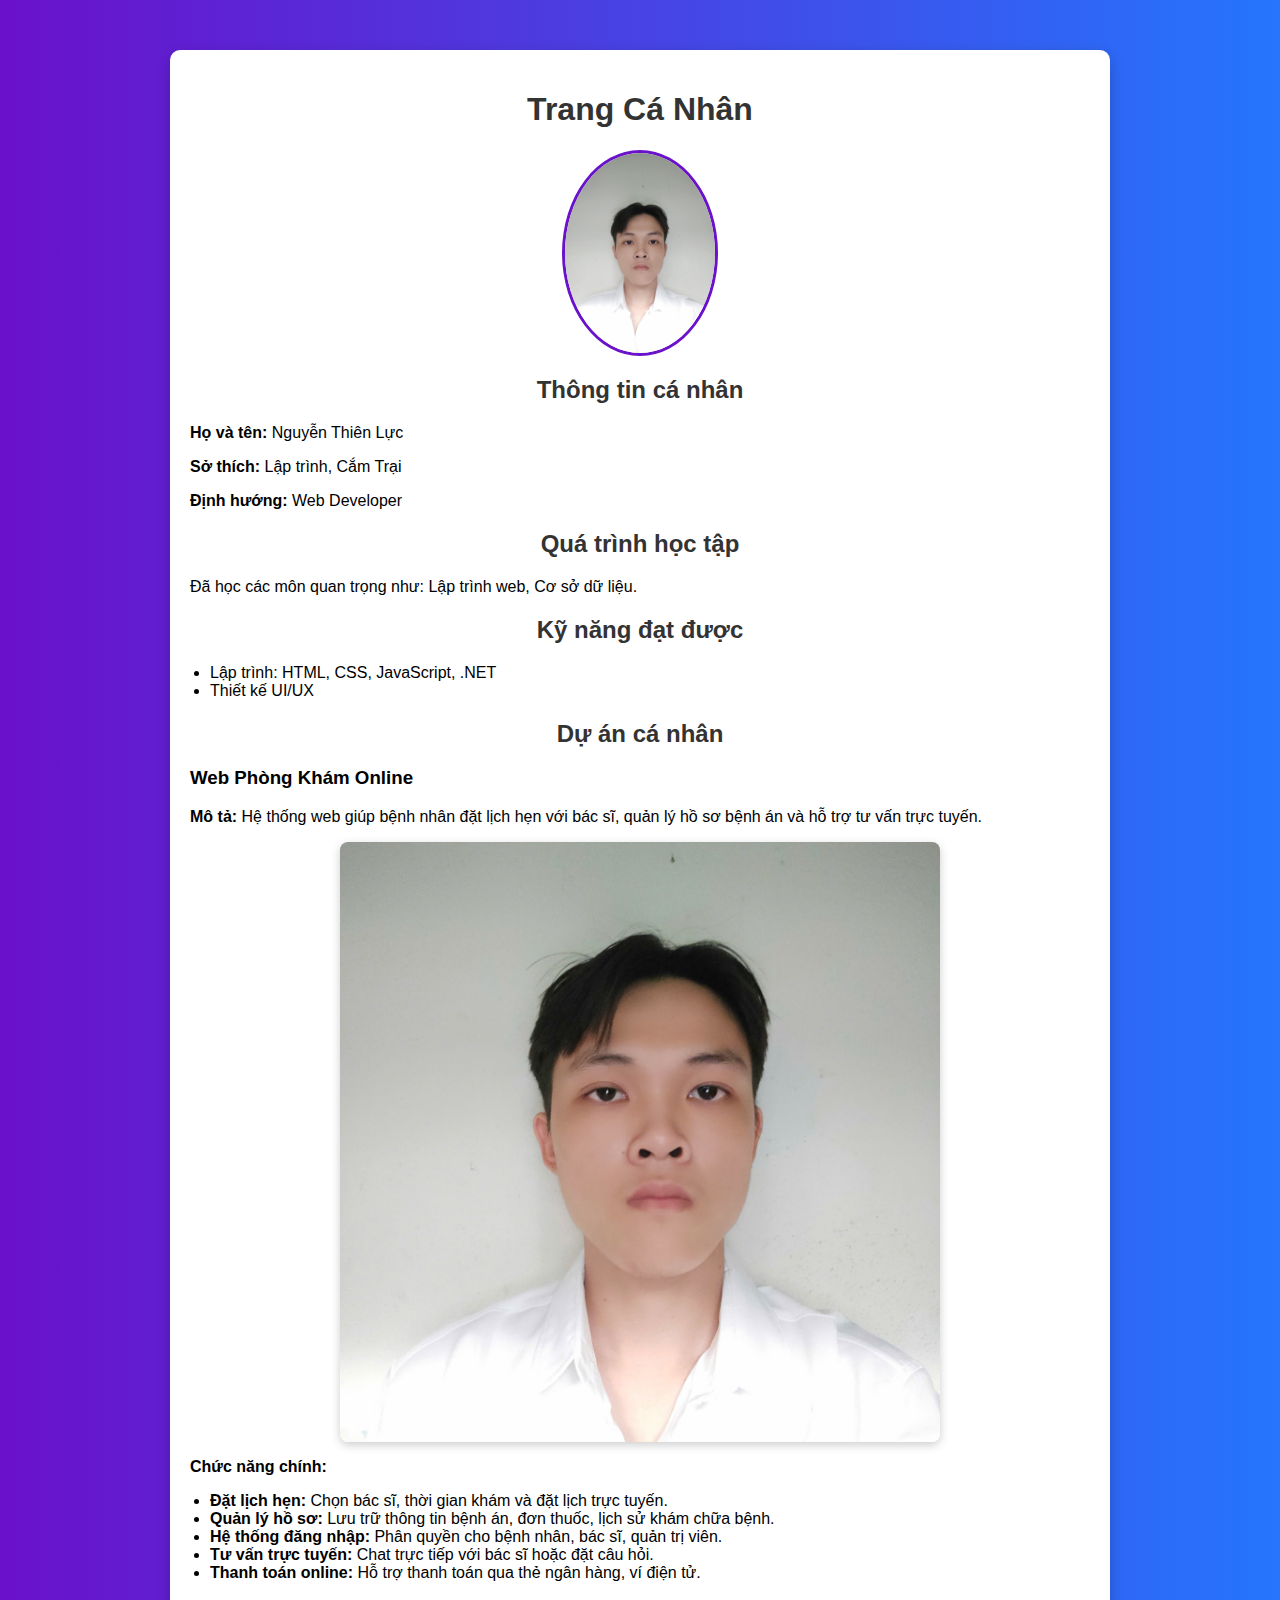
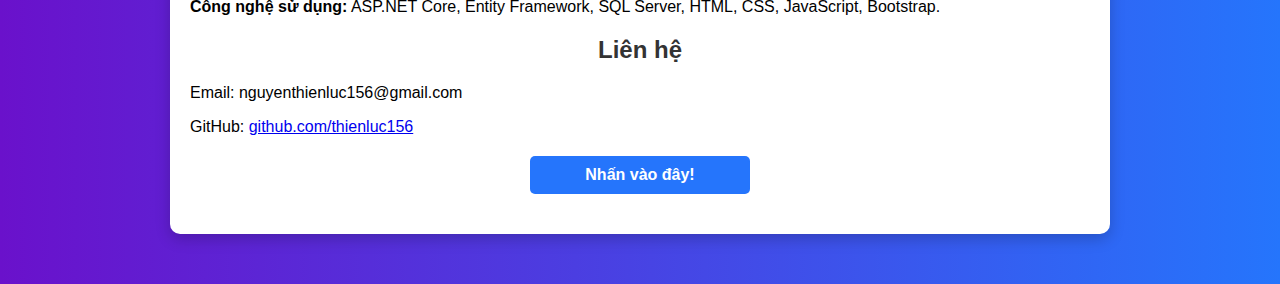
<file: students/nguyen-thien-luc/index.html>
<!DOCTYPE html>
<html lang="vi">
<head>
    <meta charset="UTF-8">
    <meta name="viewport" content="width=device-width, initial-scale=1.0">
    <title>Trang Cá Nhân</title>

    <style>
        body {
            font-family: 'Segoe UI', Tahoma, Geneva, Verdana, sans-serif;
            margin: 0;
            padding: 0;
            background: linear-gradient(to right, #6a11cb, #2575fc);
            color: white;
        }
        .container {
            max-width: 900px;
            margin: 50px auto;
            background: white;
            padding: 20px;
            border-radius: 10px;
            box-shadow: 0px 5px 15px rgba(0, 0, 0, 0.2);
            color: black;
        }
        h1, h2 {
            color: #333;
            text-align: center;
        }
        .profile-img {
            width: 150px;
            border-radius: 50%;
            display: block;
            margin: 10px auto;
            border: 3px solid #6a11cb;
        }
        .button {
            display: block;
            width: 200px;
            text-align: center;
            background: #2575fc;
            color: white;
            padding: 10px;
            text-decoration: none;
            border-radius: 5px;
            margin: 20px auto;
            font-size: 16px;
            font-weight: bold;
        }
        .button:hover {
            background: #6a11cb;
        }
        .section {
            margin-bottom: 20px;
        }
        ul {
            padding-left: 20px;
        }
        .project-img {
            width: 100%;
            max-width: 600px;
            display: block;
            margin: 10px auto;
            border-radius: 8px;
            box-shadow: 0px 3px 10px rgba(0, 0, 0, 0.2);
        }
    </style>
</head>
<body>

    <div class="container">
        <h1>Trang Cá Nhân</h1>
        <img src="[data-uri]" alt="Ảnh đại diện" class="profile-img">

        <div class="section">
            <h2>Thông tin cá nhân</h2>
            <p><strong>Họ và tên:</strong> Nguyễn Thiên Lực</p>
            <p><strong>Sở thích:</strong> Lập trình, Cắm Trại</p>
            <p><strong>Định hướng:</strong> Web Developer</p>
        </div>

        <div class="section">
            <h2>Quá trình học tập</h2>
            <p>Đã học các môn quan trọng như: Lập trình web, Cơ sở dữ liệu.</p>
        </div>

        <div class="section">
            <h2>Kỹ năng đạt được</h2>
            <ul>
                <li>Lập trình: HTML, CSS, JavaScript, .NET</li>
                <li>Thiết kế UI/UX</li>
            </ul>
        </div>

        <div class="section">
            <h2>Dự án cá nhân</h2>
            <h3>Web Phòng Khám Online</h3>
            <p><strong>Mô tả:</strong> Hệ thống web giúp bệnh nhân đặt lịch hẹn với bác sĩ, quản lý hồ sơ bệnh án và hỗ trợ tư vấn trực tuyến.</p>
            <img src="/assets/luc.jpg" alt="Hình ảnh dự án" class="project-img">
            <p><strong>Chức năng chính:</strong></p>
            <ul>
                <li><strong>Đặt lịch hẹn:</strong> Chọn bác sĩ, thời gian khám và đặt lịch trực tuyến.</li>
                <li><strong>Quản lý hồ sơ:</strong> Lưu trữ thông tin bệnh án, đơn thuốc, lịch sử khám chữa bệnh.</li>
                <li><strong>Hệ thống đăng nhập:</strong> Phân quyền cho bệnh nhân, bác sĩ, quản trị viên.</li>
                <li><strong>Tư vấn trực tuyến:</strong> Chat trực tiếp với bác sĩ hoặc đặt câu hỏi.</li>
                <li><strong>Thanh toán online:</strong> Hỗ trợ thanh toán qua thẻ ngân hàng, ví điện tử.</li>
            </ul>
            <p><strong>Công nghệ sử dụng:</strong> ASP.NET Core, Entity Framework, SQL Server, HTML, CSS, JavaScript, Bootstrap.</p>
        </div>

        <div class="section">
            <h2>Liên hệ</h2>
            <p>Email: nguyenthienluc156@gmail.com</p>
            <p>GitHub: <a href="https://github.com/thienluc156" target="_blank">github.com/thienluc156</a></p>
            <a href="#" class="button" onclick="showAlert()">Nhấn vào đây!</a>
        </div>
    </div>

    <script>
        function showAlert() {
            alert("Chào mừng bạn đến với trang cá nhân!");
        }
    </script>

</body>
</html>
</file>
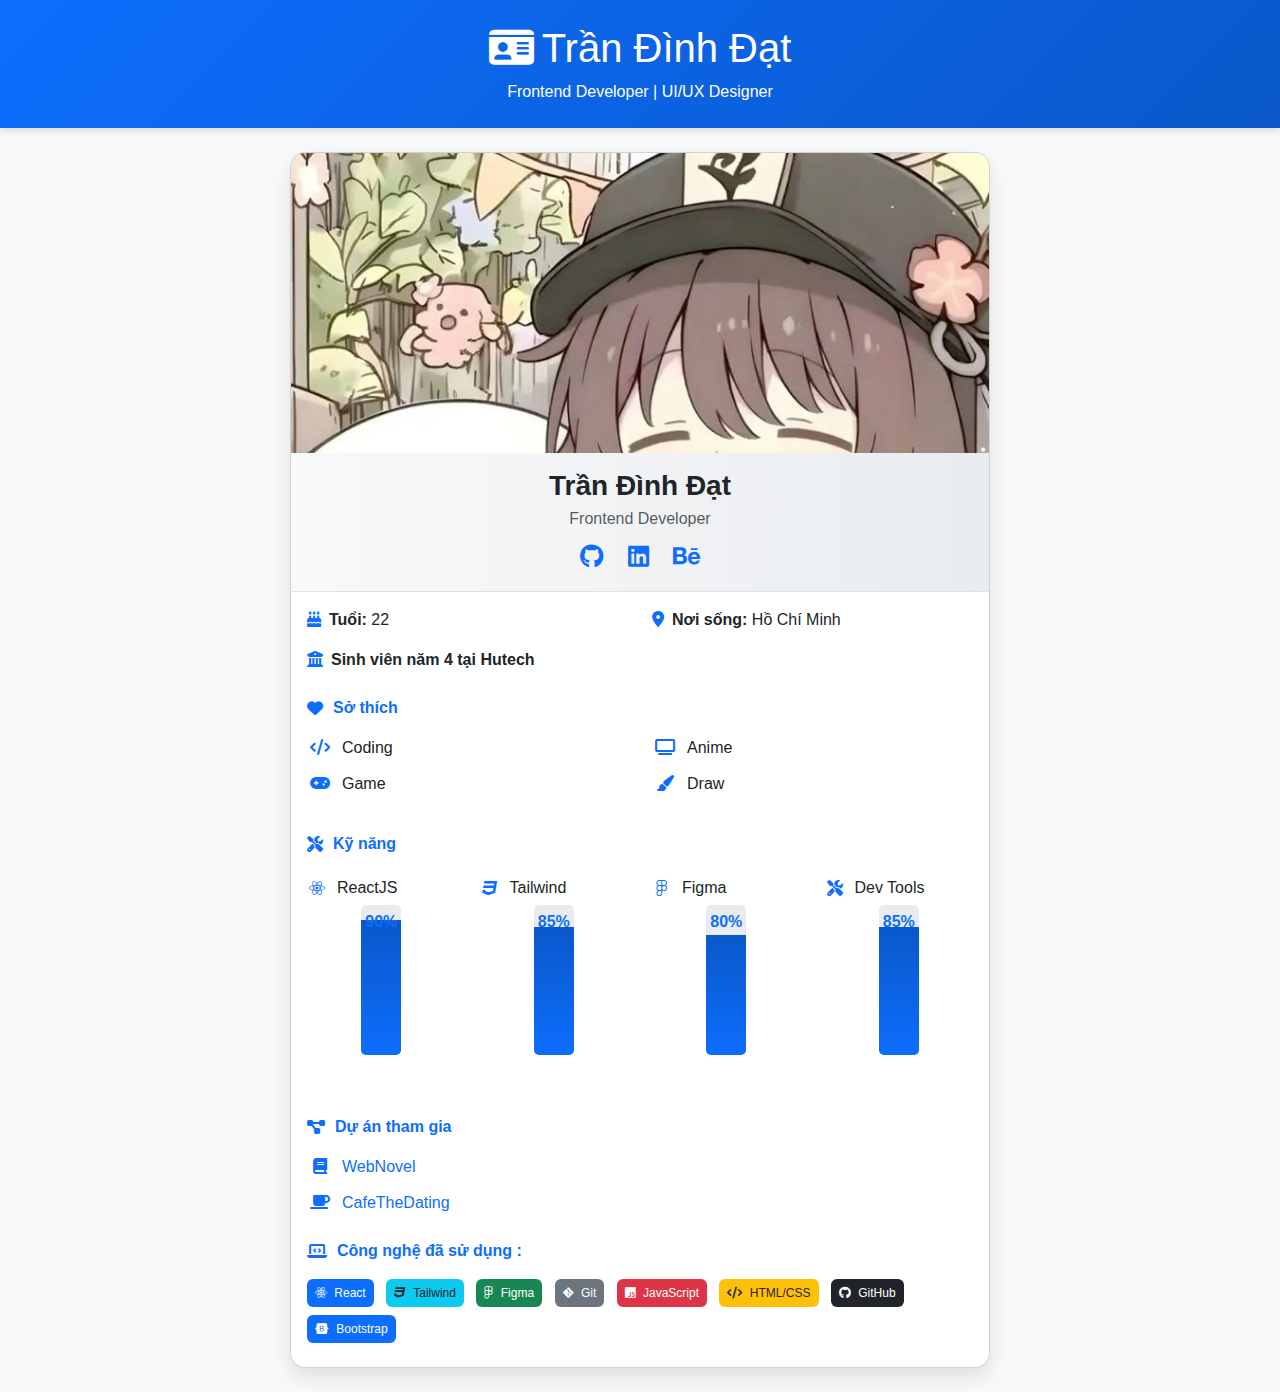
<file: students/tran-dinh-dat/index.html>
<!DOCTYPE html>
<html lang="vi">
  <head>
    <meta charset="UTF-8" />
    <meta name="viewport" content="width=device-width, initial-scale=1.0" />
    <title>Giới thiệu Bản thân</title>
    <link
      rel="stylesheet"
      href="https://cdn.jsdelivr.net/npm/bootstrap@5.3.0/dist/css/bootstrap.min.css"
    />
    <link
      rel="stylesheet"
      href="https://cdnjs.cloudflare.com/ajax/libs/font-awesome/6.4.0/css/all.min.css"
    />
    <style>
      body {
        background-color: #f8f9fa;
        font-family: "Segoe UI", Tahoma, Geneva, Verdana, sans-serif;
      }

      header {
        background: linear-gradient(135deg, #0d6efd 0%, #0a58ca 100%);
        box-shadow: 0 4px 6px rgba(0, 0, 0, 0.1);
      }

      .profile-card {
        border-radius: 15px;
        box-shadow: 0 10px 20px rgba(0, 0, 0, 0.1);
        transition: transform 0.3s;
        overflow: hidden;
      }

      .profile-card:hover {
        transform: translateY(-5px);
      }

      .profile-header {
        background: linear-gradient(to right, #f8f9fa, #e9ecef);
        padding: 1rem;
        border-bottom: 1px solid #dee2e6;
      }

      .interest-item,
      .project-item {
        display: flex;
        align-items: center;
        margin-bottom: 0.75rem;
      }

      .interest-icon,
      .project-icon {
        margin-right: 10px;
        width: 25px;
        text-align: center;
        color: #0d6efd;
      }

      .section-title {
        display: flex;
        align-items: center;
        margin-top: 1.5rem;
        margin-bottom: 1rem;
        font-weight: 600;
        color: #0d6efd;
      }

      .section-title i {
        margin-right: 10px;
      }

      .contact-info {
        background-color: #f1f3f5;
        border-radius: 10px;
        padding: 15px;
        margin-top: 1rem;
      }

      .profile-img-container {
        position: relative;
        overflow: hidden;
        border-radius: 10px 10px 0 0;
      }

      .profile-img {
        transition: transform 0.5s;
        width: 100%;
        height: 300px;
        object-fit: cover;
      }

      .profile-img-container:hover .profile-img {
        transform: scale(1.05);
      }

      .social-links a {
        color: #0d6efd;
        font-size: 1.5rem;
        margin: 0 10px;
        transition: color 0.3s;
      }

      .social-links a:hover {
        color: #0a58ca;
      }

      .card-title {
        font-weight: 700;
        color: #212529;
      }

      .list-group-item {
        border: none;
        padding: 0.5rem 0;
      }

      .badge {
        font-weight: normal;
        padding: 0.5rem;
        margin-right: 0.5rem;
        margin-bottom: 0.5rem;
      }

      /* Skill chart styles */
      .skills-chart {
        margin-top: 20px;
        margin-bottom: 20px;
      }

      .skill-bar {
        margin-bottom: 20px;
        position: relative;
      }

      .skill-name {
        display: flex;
        align-items: center;
        margin-bottom: 5px;
      }

      .skill-name i {
        margin-right: 10px;
        width: 20px;
        text-align: center;
        color: #0d6efd;
      }

      .skill-level {
        height: 30px;
        background-color: #e9ecef;
        border-radius: 5px;
        position: relative;
      }

      .skill-percent {
        position: absolute;
        height: 100%;
        background: linear-gradient(to right, #0d6efd, #0a58ca);
        border-radius: 5px 0 0 5px;
        transition: width 1.5s ease-in-out;
      }

      .skill-percent.full {
        border-radius: 5px;
      }

      .percent-text {
        position: absolute;
        right: 10px;
        top: 50%;
        transform: translateY(-50%);
        color: #fff;
        font-weight: bold;
        z-index: 1;
      }
    </style>
  </head>
  <body>
    <header class="text-white text-center py-4 mb-4">
      <h1><i class="fas fa-id-card me-2"></i>Trần Đình Đạt</h1>
      <p class="mb-0">Frontend Developer | UI/UX Designer</p>
    </header>

    <div class="container">
      <div class="card profile-card mx-auto mb-4" style="max-width: 700px">
        <div class="profile-img-container">
          <img
            src="https://sharrlotte.github.io/Nhom23/assets/dat.jpg"
            class="profile-img"
            alt="Trần Đình Đạt"
          />
        </div>

        <div class="profile-header text-center">
          <h3 class="card-title mb-1">Trần Đình Đạt</h3>
          <p class="text-muted mb-2">Frontend Developer</p>
          <div class="social-links">
            <a href="#"><i class="fab fa-github"></i></a>
            <a href="#"><i class="fab fa-linkedin"></i></a>
            <a href="#"><i class="fab fa-behance"></i></a>
          </div>
        </div>

        <div class="card-body">
          <div class="row">
            <div class="col-md-6">
              <p>
                <i class="fas fa-birthday-cake text-primary me-2"></i
                ><strong>Tuổi:</strong> 22
              </p>
            </div>
            <div class="col-md-6">
              <p>
                <i class="fas fa-map-marker-alt text-primary me-2"></i
                ><strong>Nơi sống:</strong> Hồ Chí Minh
              </p>
            </div>
          </div>
          <p>
            <i class="fas fa-university text-primary me-2"></i
            ><strong>Sinh viên năm 4 tại Hutech</strong>
          </p>

          <div class="section-title"><i class="fas fa-heart"></i> Sở thích</div>
          <div class="row mb-3">
            <div class="col-6">
              <div class="interest-item">
                <span class="interest-icon"><i class="fas fa-code"></i></span>
                <span>Coding</span>
              </div>
            </div>
            <div class="col-6">
              <div class="interest-item">
                <span class="interest-icon"><i class="fas fa-tv"></i></span>
                <span>Anime</span>
              </div>
            </div>
            <div class="col-6">
              <div class="interest-item">
                <span class="interest-icon"
                  ><i class="fas fa-gamepad"></i
                ></span>
                <span>Game</span>
              </div>
            </div>
            <div class="col-6">
              <div class="interest-item">
                <span class="interest-icon"
                  ><i class="fas fa-paint-brush"></i
                ></span>
                <span>Draw</span>
              </div>
            </div>
          </div>

          <div class="section-title"><i class="fas fa-tools"></i> Kỹ năng</div>

          <!-- Vertical bar chart for skills -->
          <div class="skills-chart">
            <div class="row">
              <div class="col-md-3 col-6 text-center mb-3">
                <div class="skill-bar">
                  <div class="skill-name">
                    <i class="fab fa-react"></i>
                    <span>ReactJS</span>
                  </div>
                  <div
                    style="
                      height: 150px;
                      position: relative;
                      background-color: #e9ecef;
                      border-radius: 5px;
                      width: 40px;
                      margin: 0 auto;
                    "
                  >
                    <div
                      style="
                        position: absolute;
                        bottom: 0;
                        width: 100%;
                        height: 90%;
                        background: linear-gradient(to top, #0d6efd, #0a58ca);
                        border-radius: 0 0 5px 5px;
                      "
                    ></div>
                    <div
                      style="
                        position: absolute;
                        top: 5px;
                        width: 100%;
                        text-align: center;
                        color: #0d6efd;
                        font-weight: bold;
                      "
                    >
                      90%
                    </div>
                  </div>
                </div>
              </div>

              <div class="col-md-3 col-6 text-center mb-3">
                <div class="skill-bar">
                  <div class="skill-name">
                    <i class="fab fa-css3"></i>
                    <span>Tailwind</span>
                  </div>
                  <div
                    style="
                      height: 150px;
                      position: relative;
                      background-color: #e9ecef;
                      border-radius: 5px;
                      width: 40px;
                      margin: 0 auto;
                    "
                  >
                    <div
                      style="
                        position: absolute;
                        bottom: 0;
                        width: 100%;
                        height: 85%;
                        background: linear-gradient(to top, #0d6efd, #0a58ca);
                        border-radius: 0 0 5px 5px;
                      "
                    ></div>
                    <div
                      style="
                        position: absolute;
                        top: 5px;
                        width: 100%;
                        text-align: center;
                        color: #0d6efd;
                        font-weight: bold;
                      "
                    >
                      85%
                    </div>
                  </div>
                </div>
              </div>

              <div class="col-md-3 col-6 text-center mb-3">
                <div class="skill-bar">
                  <div class="skill-name">
                    <i class="fab fa-figma"></i>
                    <span>Figma</span>
                  </div>
                  <div
                    style="
                      height: 150px;
                      position: relative;
                      background-color: #e9ecef;
                      border-radius: 5px;
                      width: 40px;
                      margin: 0 auto;
                    "
                  >
                    <div
                      style="
                        position: absolute;
                        bottom: 0;
                        width: 100%;
                        height: 80%;
                        background: linear-gradient(to top, #0d6efd, #0a58ca);
                        border-radius: 0 0 5px 5px;
                      "
                    ></div>
                    <div
                      style="
                        position: absolute;
                        top: 5px;
                        width: 100%;
                        text-align: center;
                        color: #0d6efd;
                        font-weight: bold;
                      "
                    >
                      80%
                    </div>
                  </div>
                </div>
              </div>

              <div class="col-md-3 col-6 text-center mb-3">
                <div class="skill-bar">
                  <div class="skill-name">
                    <i class="fas fa-tools"></i>
                    <span>Dev Tools</span>
                  </div>
                  <div
                    style="
                      height: 150px;
                      position: relative;
                      background-color: #e9ecef;
                      border-radius: 5px;
                      width: 40px;
                      margin: 0 auto;
                    "
                  >
                    <div
                      style="
                        position: absolute;
                        bottom: 0;
                        width: 100%;
                        height: 85%;
                        background: linear-gradient(to top, #0d6efd, #0a58ca);
                        border-radius: 0 0 5px 5px;
                      "
                    ></div>
                    <div
                      style="
                        position: absolute;
                        top: 5px;
                        width: 100%;
                        text-align: center;
                        color: #0d6efd;
                        font-weight: bold;
                      "
                    >
                      85%
                    </div>
                  </div>
                </div>
              </div>
            </div>
          </div>

          <div class="section-title">
            <i class="fas fa-project-diagram"></i> Dự án tham gia
          </div>
          <div class="project-item">
            <span class="project-icon"><i class="fas fa-book"></i></span>
            <a
              href="https://github.com/sharrlotte/WebNovel"
              target="_blank"
              class="text-decoration-none"
              >WebNovel</a
            >
          </div>

          <div class="project-item">
            <span class="project-icon"><i class="fas fa-coffee"></i></span>
            <a
              href="https://github.com/Dat-upoverloading/CafeTheDating"
              target="_blank"
              class="text-decoration-none"
              >CafeTheDating</a
            >
          </div>

          <div class="section-title">
            <i class="fas fa-laptop-code"></i> Công nghệ đã sử dụng :
          </div>
          <div>
            <span class="badge bg-primary"
              ><i class="fab fa-react me-1"></i> React</span
            >
            <span class="badge bg-info text-dark"
              ><i class="fab fa-css3 me-1"></i> Tailwind</span
            >
            <span class="badge bg-success"
              ><i class="fab fa-figma me-1"></i> Figma</span
            >
            <span class="badge bg-secondary"
              ><i class="fab fa-git-alt me-1"></i> Git</span
            >
            <span class="badge bg-danger"
              ><i class="fab fa-js me-1"></i> JavaScript</span
            >
            <span class="badge bg-warning text-dark"
              ><i class="fas fa-code me-1"></i> HTML/CSS</span
            >
            <span class="badge bg-dark"
              ><i class="fab fa-github me-1"></i> GitHub</span
            >
            <span class="badge bg-primary"
              ><i class="fab fa-bootstrap me-1"></i> Bootstrap</span
            >
          </div>
        </div>
      </div>
    </div>

    <script src="https://cdn.jsdelivr.net/npm/bootstrap@5.3.0/dist/js/bootstrap.bundle.min.js"></script>
    <script>
      // Animation for skill bars when page loads
      document.addEventListener("DOMContentLoaded", function () {
        // Already styled inline for immediate display
      });
    </script>
  </body>
</html>
</file>
